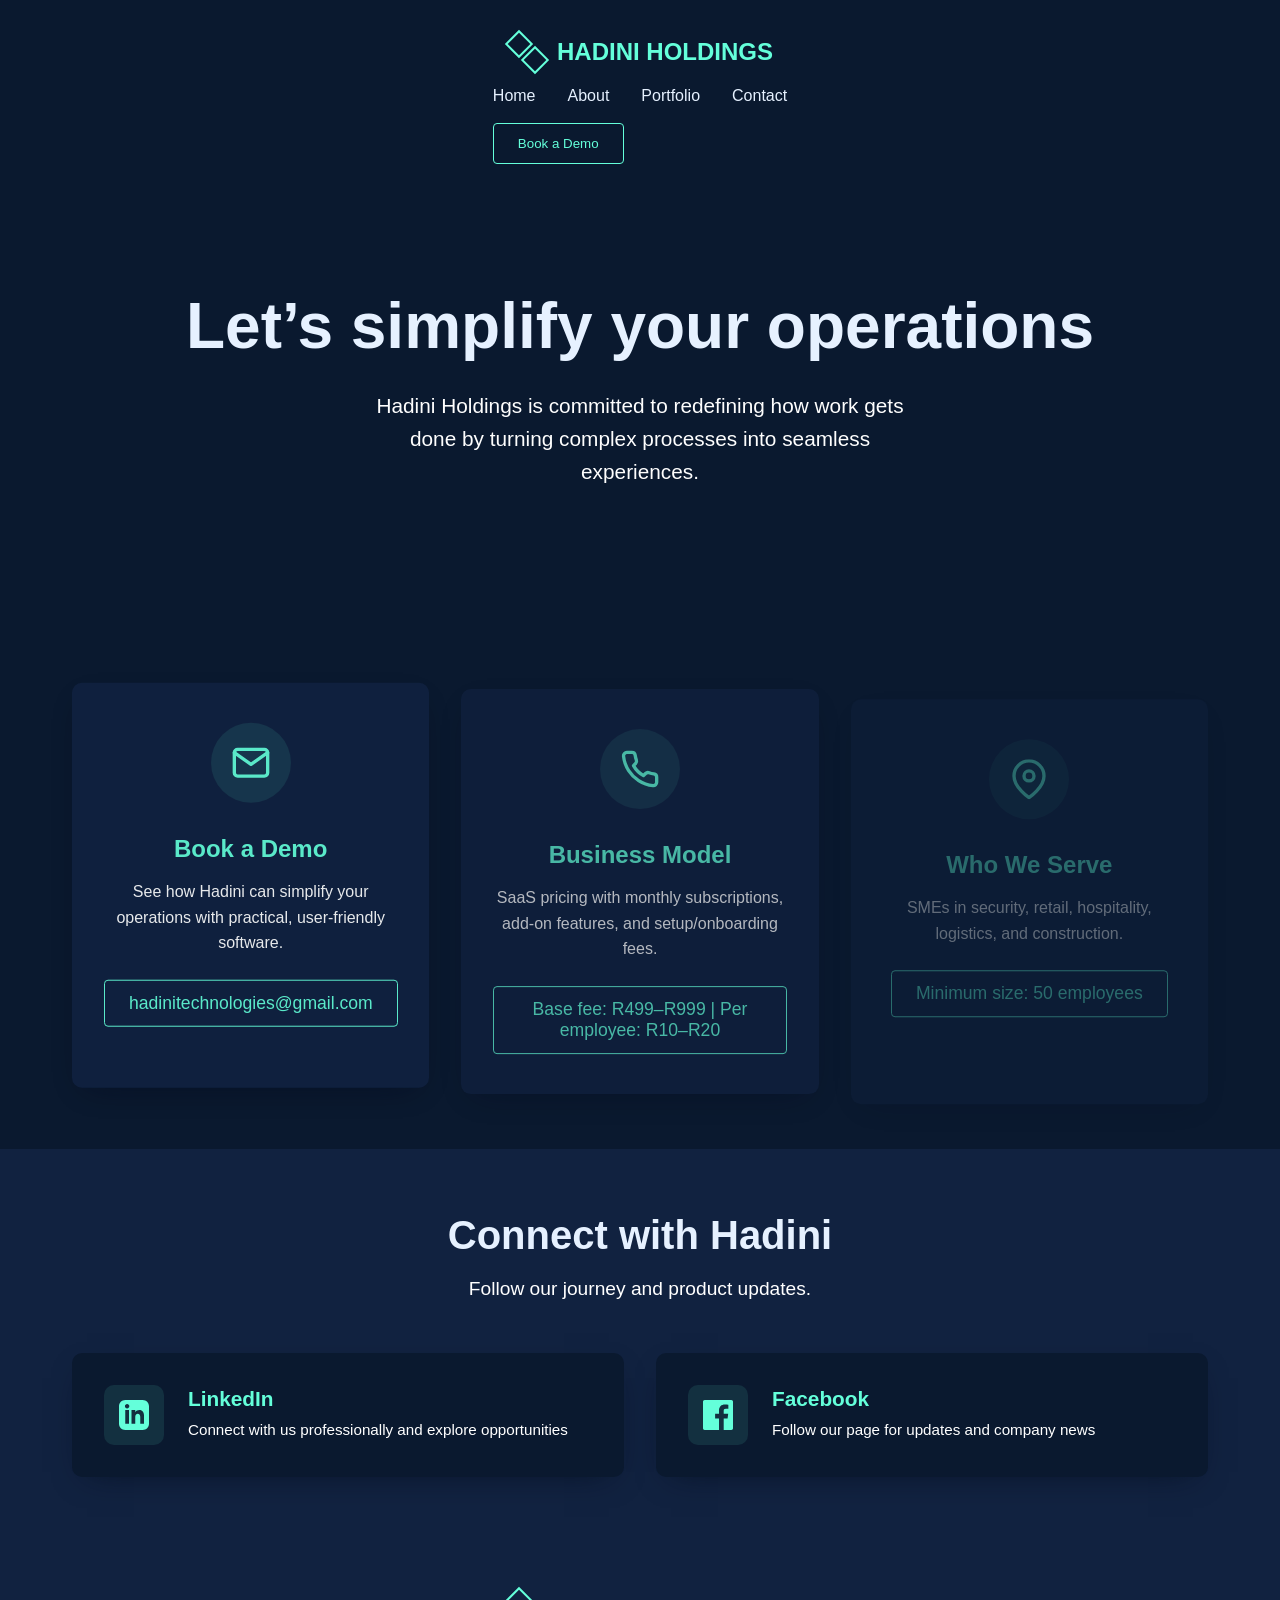
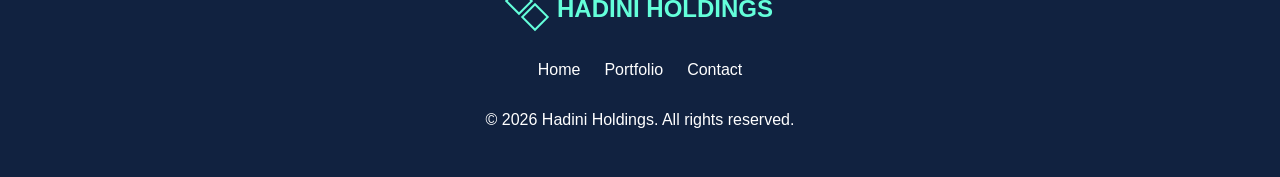
<file: Contact.html>
<!DOCTYPE html>
<html lang="en">
<head>
    <meta charset="UTF-8">
    <meta name="viewport" content="width=device-width, initial-scale=1.0">
    <title>CONTACT US | HADINI HOLDINGS</title>
    <link rel="shortcut icon" href="images/HADINI TECH LOGO.jpeg" type="image/x-icon">
    <script src="https://cdnjs.cloudflare.com/ajax/libs/gsap/3.11.4/gsap.min.js"></script>
    <link rel="stylesheet" href="Style/Contact.css">
</head>
<body>
    <div class="cursor"></div>
    <div class="cursor-dot"></div>

    <nav id="navbar">
        <div class="container">
            <!-- Mobile menu toggle button -->
            <div class="mobile-menu-toggle">
                <span></span>
                <span></span>
                <span></span>
            </div>

            <div class="logo">
                <div class="logo-icon">
                    <div class="logo-square"></div>
                    <div class="logo-square"></div>
                </div>
                HADINI HOLDINGS
            </div>
 
             <!-- Navigation links (will be hidden on mobile until toggled) -->
             <div class="nav-container">
                <ul class="nav-links">
                    <li><a href="index.html">Home</a></li>
                    <li><a href="About.html">About</a></li>
                    <li><a href="Avha Creations.html">Portfolio</a></li>
                    <li><a href="Contact.html">Contact</a></li>
                </ul>
                <br>
                <button class="cta-button"><a href="mailto:hadinitechnologies@gmail.com">Book a Demo</a></button>
            </div>
        </div>
    </nav>

    <div class="empty"></div>

    <section class="contact-hero">
        <div class="container">
            <h1>Let’s simplify your operations</h1>
            <p>Hadini Holdings is committed to redefining how work gets done by turning complex processes into seamless experiences.</p>
        </div>
    </section>

    <section class="contact-section">
        <div class="container">
            <div class="contact-grid">
                <div class="contact-card">
                    <div class="contact-icon">
                        <svg viewBox="0 0 24 24" stroke-width="2" stroke-linecap="round" stroke-linejoin="round">
                            <path d="M4 4h16c1.1 0 2 .9 2 2v12c0 1.1-.9 2-2 2H4c-1.1 0-2-.9-2-2V6c0-1.1.9-2 2-2z"></path>
                            <polyline points="22,6 12,13 2,6"></polyline>
                        </svg>
                    </div>
                    <h3>Book a Demo</h3>
                    <p>See how Hadini can simplify your operations with practical, user-friendly software.</p>
                    <a href="mailto:hadinitechnologies@gmail.com" class="contact-link">hadinitechnologies@gmail.com</a>
                </div>

                <div class="contact-card">
                    <div class="contact-icon">
                        <svg viewBox="0 0 24 24" stroke-width="2" stroke-linecap="round" stroke-linejoin="round">
                            <path d="M22 16.92v3a2 2 0 0 1-2.18 2 19.79 19.79 0 0 1-8.63-3.07 19.5 19.5 0 0 1-6-6 19.79 19.79 0 0 1-3.07-8.67A2 2 0 0 1 4.11 2h3a2 2 0 0 1 2 1.72 12.84 12.84 0 0 0 .7 2.81 2 2 0 0 1-.45 2.11L8.09 9.91a16 16 0 0 0 6 6l1.27-1.27a2 2 0 0 1 2.11-.45 12.84 12.84 0 0 0 2.81.7A2 2 0 0 1 22 16.92z"></path>
                        </svg>
                    </div>
                    <h3>Business Model</h3>
                    <p>SaaS pricing with monthly subscriptions, add-on features, and setup/onboarding fees.</p>
                    <a href="#" class="contact-link">Base fee: R499–R999 | Per employee: R10–R20</a>
                </div>

                <div class="contact-card">
                    <div class="contact-icon">
                        <svg viewBox="0 0 24 24" stroke-width="2" stroke-linecap="round" stroke-linejoin="round">
                            <path d="M21 10c0 7-9 13-9 13s-9-6-9-13a9 9 0 0 1 18 0z"></path>
                            <circle cx="12" cy="10" r="3"></circle>
                        </svg>
                    </div>
                    <h3>Who We Serve</h3>
                    <p>SMEs in security, retail, hospitality, logistics, and construction.</p>
                    <a href="#" class="contact-link">Minimum size: 50 employees</a>
                </div>
            </div>
        </div>
    </section>

    <section class="social-section">
        <div class="container">
            <div class="social-header">
                <h2>Connect with Hadini</h2>
                <p>Follow our journey and product updates.</p>
            </div>

            <div class="social-cards">
                <a href="http://linkedin.com/company/hadini-tech" target="_blank" class="social-card">
                    <div class="social-card-icon">
                        <svg viewBox="0 0 24 24">
                            <path d="M19 0h-14c-2.761 0-5 2.239-5 5v14c0 2.761 2.239 5 5 5h14c2.762 0 5-2.239 5-5v-14c0-2.761-2.238-5-5-5zm-11 19h-3v-11h3v11zm-1.5-12.268c-.966 0-1.75-.79-1.75-1.764s.784-1.764 1.75-1.764 1.75.79 1.75 1.764-.783 1.764-1.75 1.764zm13.5 12.268h-3v-5.604c0-3.368-4-3.113-4 0v5.604h-3v-11h3v1.765c1.396-2.586 7-2.777 7 2.476v6.759z"/>
                        </svg>
                    </div>
                    <div class="social-card-content">
                        <h3>LinkedIn</h3>
                        <p>Connect with us professionally and explore opportunities</p>
                    </div>
                </a>

                <a href="https://www.facebook.com/share/17pnqKXiap/?mibextid=wwXIfr" target="_blank" class="social-card">
                    <div class="social-card-icon">
                        <svg viewBox="0 0 24 24">
                            <path d="M22.675 0h-21.35c-.732 0-1.325.593-1.325 1.325v21.351c0 .731.593 1.324 1.325 1.324h11.495v-9.294h-3.128v-3.622h3.128v-2.671c0-3.1 1.893-4.788 4.659-4.788 1.325 0 2.463.099 2.795.143v3.24l-1.918.001c-1.504 0-1.795.715-1.795 1.763v2.313h3.587l-.467 3.622h-3.12v9.293h6.116c.73 0 1.323-.593 1.323-1.325v-21.35c0-.732-.593-1.325-1.325-1.325z"/>
                        </svg>
                    </div>
                    <div class="social-card-content">
                        <h3>Facebook</h3>
                        <p>Follow our page for updates and company news</p>
                    </div>
                </a>
            </div>
        </div>
    </section>

    <footer>
        <div class="container">
            <div class="footer-content">
                <div class="logo footer-logo">
                    <div class="logo-icon">
                        <div class="logo-square"></div>
                        <div class="logo-square"></div>
                    </div>
                    HADINI HOLDINGS
                </div>
                <ul class="footer-links">
                    <li><a href="index.html">Home</a></li>
                    <li><a href="Avha Creations.html">Portfolio</a></li>
                    <li><a href="Contact.html">Contact</a></li>
                </ul>
                <p class="copyright">© 2026 Hadini Holdings. All rights reserved.</p>
            </div>
        </div>
    </footer>

    <script>
        // Navbar scroll effect
        window.addEventListener('scroll', function() {
            const navbar = document.getElementById('navbar');
            if (window.scrollY > 50) {
                navbar.classList.add('scrolled');
            } else {
                navbar.classList.remove('scrolled');
            }
        });
        
        // Custom cursor
        const cursor = document.querySelector('.cursor');
        const cursorDot = document.querySelector('.cursor-dot');
        
        document.addEventListener('mousemove', function(e) {
            cursor.style.top = e.clientY + 'px';
            cursor.style.left = e.clientX + 'px';
            cursor.style.opacity = '1';
            
            cursorDot.style.top = e.clientY + 'px';
            cursorDot.style.left = e.clientX + 'px';
            cursorDot.style.opacity = '1';
        });
        
        document.addEventListener('mouseout', function() {
            cursor.style.opacity = '0';
            cursorDot.style.opacity = '0';
        });
        
        // Cursor hover effect
        const links = document.querySelectorAll('a, button');
        links.forEach(link => {
            link.addEventListener('mouseover', () => {
                cursor.style.width = '40px';
                cursor.style.height = '40px';
                cursor.style.backgroundColor = 'rgba(100, 255, 218, 0.1)';
            });
            
            link.addEventListener('mouseout', () => {
                cursor.style.width = '20px';
                cursor.style.height = '20px';
                cursor.style.backgroundColor = 'transparent';
            });
        });
        
        // Mobile menu
        document.addEventListener('DOMContentLoaded', function() {
            const mobileMenuToggle = document.querySelector('.mobile-menu-toggle');
            const navContainer = document.querySelector('.nav-container');
            const navLinks = document.querySelectorAll('.nav-links a');
            
            mobileMenuToggle.addEventListener('click', function() {
                this.classList.toggle('active');
                navContainer.classList.toggle('active');
            });
            
            navLinks.forEach(link => {
                link.addEventListener('click', function() {
                    mobileMenuToggle.classList.remove('active');
                    navContainer.classList.remove('active');
                });
            });
        });

        // GSAP Animations
        document.addEventListener('DOMContentLoaded', function() {
            // Hero animations
            gsap.to('.contact-hero h1', {
                opacity: 1,
                y: 0,
                duration: 0.8,
                delay: 0.3
            });
            
            gsap.to('.contact-hero p', {
                opacity: 1,
                y: 0,
                duration: 0.8,
                delay: 0.5
            });
            
            // Contact cards
            gsap.to('.contact-card', {
                opacity: 1,
                y: 0,
                duration: 0.8,
                stagger: 0.2,
                delay: 0.7
            });

            // Social section
            gsap.to('.social-header h2', {
                opacity: 1,
                duration: 0.8,
                scrollTrigger: {
                    trigger: '.social-section',
                    start: 'top 80%'
                }
            });

            gsap.to('.social-header p', {
                opacity: 1,
                duration: 0.8,
                delay: 0.2,
                scrollTrigger: {
                    trigger: '.social-section',
                    start: 'top 80%'
                }
            });

            gsap.to('.social-card', {
                opacity: 1,
                y: 0,
                duration: 0.8,
                stagger: 0.2,
                scrollTrigger: {
                    trigger: '.social-cards',
                    start: 'top 80%'
                }
            });
        });
    </script>
</body>
</html>
</file>
<file: Style/Contact.css>
:root {
    --primary: #0a192f;
    --secondary: #112240;
    --accent: #64ffda;
    --text: #e6f1ff;
    --text-secondary: #fff;
}

* {
    margin: 0;
    padding: 0;
    box-sizing: border-box;
    font-family: 'Segoe UI', Tahoma, Geneva, Verdana, sans-serif;
}

body {
    background-color: var(--primary);
    color: var(--text);
    overflow-x: hidden;
}

.container {
    max-width: 1200px;
    margin: 0 auto;
    padding: 0 2rem;
}

/* Navigation */
nav {
    display: flex;
    justify-content: space-between;
    align-items: center;
    padding: 2rem 0;
    position: fixed;
    width: 100%;
    top: 0;
    z-index: 100;
    transition: background-color 0.3s ease;
}

nav.scrolled {
    background-color: rgba(10, 25, 47, 0.9);
    backdrop-filter: blur(10px);
    box-shadow: 0 10px 30px -10px rgba(2, 12, 27, 0.7);
}

.logo {
    font-size: 1.5rem;
    font-weight: 700;
    color: var(--accent);
    display: flex;
    align-items: center;
    justify-content: center;
    margin-bottom: 5%;
}

.logo-icon {
    width: 40px;
    height: 40px;
    margin-right: 10px;
    position: relative;
}

.logo-square {
    position: absolute;
    width: 20px;
    height: 20px;
    border: 2px solid var(--accent);
    transform: rotate(45deg);
}

.logo-square:first-child {
    top: 2px;
    left: 2px;
}

.logo-square:last-child {
    bottom: 2px;
    right: 2px;
}

.nav-links {
    display: flex;
    gap: 2rem;
    list-style: none;
}

.nav-links a {
    color: var(--text);
    text-decoration: none;
    font-size: 1rem;
    transition: color 0.3s ease;
    position: relative;
}

.nav-links a:hover {
    color: var(--accent);
}

.nav-links a::after {
    content: '';
    position: absolute;
    bottom: -5px;
    left: 0;
    width: 0;
    height: 2px;
    background-color: var(--accent);
    transition: width 0.3s ease;
}

.nav-links a:hover::after {
    width: 100%;
}

.cta-button {
    background-color: transparent;
    color: var(--accent);
    border: 1px solid var(--accent);
    padding: 0.75rem 1.5rem;
    border-radius: 4px;
    cursor: pointer;
    transition: all 0.3s ease;
}

.cta-button:hover {
    background-color: rgba(100, 255, 218, 0.1);
    transform: translateY(-3px);
}

.cta-button a {
    text-decoration: none;
    color: var(--accent);
}

.empty {
    height: 12vh;
}

.mobile-menu-toggle {
    display: none;
    flex-direction: column;
    margin-top: 10%;
    justify-content: space-between;
    width: 30px;
    height: 21px;
    cursor: pointer;
    z-index: 1001;
}

.mobile-menu-toggle span {
    display: block;
    width: 100%;
    height: 3px;
    background-color: var(--accent);
    transition: all 0.3s ease;
}

/* Contact Hero Section */
.contact-hero {
    min-height: 40vh;
    display: flex;
    align-items: center;
    justify-content: center;
    text-align: center;
    padding: 4rem 0;
    margin-top: 100px;
}

.contact-hero h1 {
    font-size: clamp(2.5rem, 8vw, 4rem);
    font-weight: 800;
    margin-bottom: 1.5rem;
    opacity: 0;
    transform: translateY(30px);
    line-height: 1.2;
    word-wrap: break-word;
}

.contact-hero p {
    font-size: clamp(1rem, 2.5vw, 1.3rem);
    color: var(--text-secondary);
    max-width: 600px;
    margin: 0 auto;
    opacity: 0;
    transform: translateY(30px);
    padding: 0 1rem;
    line-height: 1.6;
}

/* Contact Grid */
.contact-section {
    padding: 4rem 0;
}

.contact-grid {
    display: grid;
    grid-template-columns: repeat(auto-fit, minmax(280px, 1fr));
    gap: 2rem;
    margin-top: 3rem;
}

.contact-card {
    background-color: var(--secondary);
    padding: 2.5rem 2rem;
    border-radius: 10px;
    text-align: center;
    transition: all 0.3s ease;
    box-shadow: 0 10px 30px -15px rgba(2, 12, 27, 0.7);
    opacity: 0;
    transform: translateY(30px);
}

.contact-card:hover {
    transform: translateY(-10px);
    box-shadow: 0 20px 40px -15px rgba(100, 255, 218, 0.3);
}

.contact-icon {
    width: 80px;
    height: 80px;
    margin: 0 auto 2rem;
    background: rgba(100, 255, 218, 0.1);
    border-radius: 50%;
    display: flex;
    align-items: center;
    justify-content: center;
    transition: all 0.3s ease;
}

.contact-card:hover .contact-icon {
    background: rgba(100, 255, 218, 0.2);
    transform: scale(1.1);
}

.contact-icon svg {
    width: 40px;
    height: 40px;
    stroke: var(--accent);
    fill: none;
}

.contact-card h3 {
    font-size: clamp(1.2rem, 3vw, 1.5rem);
    margin-bottom: 1rem;
    color: var(--accent);
    word-wrap: break-word;
}

.contact-card p {
    font-size: clamp(0.95rem, 2vw, 1rem);
    color: var(--text-secondary);
    margin-bottom: 1.5rem;
    line-height: 1.6;
}

.contact-link {
    display: inline-block;
    color: var(--accent);
    text-decoration: none;
    font-size: clamp(1rem, 2vw, 1.1rem);
    padding: 0.75rem 1.5rem;
    border: 1px solid var(--accent);
    border-radius: 4px;
    transition: all 0.3s ease;
    word-wrap: break-word;
}

.contact-link:hover {
    background-color: rgba(100, 255, 218, 0.1);
    transform: translateY(-2px);
}

/* Social Section */
.social-section {
    padding: 4rem 0;
    background-color: var(--secondary);
}

.social-header {
    text-align: center;
    margin-bottom: 3rem;
    padding: 0 1rem;
}

.social-header h2 {
    font-size: clamp(2rem, 5vw, 2.5rem);
    margin-bottom: 1rem;
    opacity: 0;
    word-wrap: break-word;
}

.social-header p {
    font-size: clamp(1rem, 2.5vw, 1.2rem);
    color: var(--text-secondary);
    opacity: 0;
    line-height: 1.6;
}

.social-cards {
    display: grid;
    grid-template-columns: repeat(auto-fit, minmax(280px, 1fr));
    gap: 2rem;
}

.social-card {
    background-color: var(--primary);
    padding: 2rem;
    border-radius: 10px;
    display: flex;
    align-items: center;
    gap: 1.5rem;
    transition: all 0.3s ease;
    box-shadow: 0 10px 30px -15px rgba(2, 12, 27, 0.7);
    text-decoration: none;
    opacity: 0;
    transform: translateY(30px);
}

.social-card:hover {
    transform: translateY(-5px);
    box-shadow: 0 20px 40px -15px rgba(100, 255, 218, 0.3);
}

.social-card-icon {
    width: 60px;
    height: 60px;
    background: rgba(100, 255, 218, 0.1);
    border-radius: 10px;
    display: flex;
    align-items: center;
    justify-content: center;
    flex-shrink: 0;
}

.social-card-icon svg {
    width: 30px;
    height: 30px;
    fill: var(--accent);
}

.social-card-content h3 {
    color: var(--accent);
    margin-bottom: 0.5rem;
    font-size: clamp(1.1rem, 2.5vw, 1.3rem);
    word-wrap: break-word;
}

.social-card-content p {
    color: var(--text-secondary);
    font-size: clamp(0.9rem, 1.5vw, 0.95rem);
    line-height: 1.5;
}

/* Footer */
footer {
    background-color: var(--secondary);
    padding: 3rem 0;
    text-align: center;
}

.footer-content {
    display: flex;
    flex-direction: column;
    align-items: center;
}

.footer-logo {
    margin-bottom: 2rem;
}

.footer-links {
    display: flex;
    flex-wrap: wrap;
    gap: 1.5rem;
    margin-bottom: 2rem;
    list-style: none;
    justify-content: center;
}

.footer-links a {
    color: var(--text-secondary);
    text-decoration: none;
    transition: color 0.3s ease;
    font-size: clamp(0.9rem, 1.5vw, 1rem);
}

.footer-links a:hover {
    color: var(--accent);
}

.copyright {
    color: var(--text-secondary);
    font-size: clamp(0.85rem, 1.5vw, 1rem);
}

/* Cursor */
.cursor {
    position: fixed;
    width: 20px;
    height: 20px;
    border-radius: 50%;
    background-color: transparent;
    border: 2px solid var(--accent);
    pointer-events: none;
    transform: translate(-50%, -50%);
    z-index: 9999;
    transition: width 0.3s, height 0.3s, background-color 0.3s;
    opacity: 0;
}

.cursor-dot {
    position: fixed;
    width: 6px;
    height: 6px;
    border-radius: 50%;
    background-color: var(--accent);
    pointer-events: none;
    transform: translate(-50%, -50%);
    z-index: 9999;
    opacity: 0;
}

/* Tablet Responsive */
@media (max-width: 1024px) {
    .container {
        padding: 0 1.5rem;
    }

    .contact-hero {
        margin-top: 90px;
        padding: 3rem 0;
    }

    .contact-grid,
    .social-cards {
        grid-template-columns: repeat(auto-fit, minmax(250px, 1fr));
    }

    .contact-section,
    .social-section {
        padding: 3rem 0;
    }
}

/* Mobile Responsive */
@media (max-width: 768px) {
    .container {
        padding: 0 1rem;
    }

    nav {
        padding: 1.5rem 0;
    }

    .mobile-menu-toggle {
        display: flex;
    }

    .nav-container {
        position: fixed;
        top: 0;
        right: -100%;
        width: 70%;
        height: 100vh;
        background-color: var(--primary);
        flex-direction: column;
        justify-content: center;
        align-items: center;
        transition: right 0.3s ease;
        box-shadow: -5px 0 15px rgba(0, 0, 0, 0.1);
        padding: 2rem;
        z-index: 1000;
    }

    .nav-container.active {
        right: 0;
    }

    .nav-links {
        flex-direction: column;
        align-items: center;
        margin-bottom: 2rem;
        gap: 1rem;
    }

    .nav-links li {
        margin: 0.5rem 0;
    }

    .nav-links a {
        font-size: 1.2rem;
    }

    .mobile-menu-toggle.active span:nth-child(1) {
        transform: translateY(9px) rotate(45deg);
    }

    .mobile-menu-toggle.active span:nth-child(2) {
        opacity: 0;
    }

    .mobile-menu-toggle.active span:nth-child(3) {
        transform: translateY(-9px) rotate(-45deg);
    }
    .mobile-menu-toggle {
        display: flex;
        margin-top: -5%;

    }
    
    nav {
        padding: 1rem 0;
    }
    
    nav .container {
        display: flex;
        justify-content: space-between;
        align-items: center;
        width: 100%;
    }
    .logo {
        margin-bottom: 0;
        font-size: 1.2rem;
    }

    .empty {
        height: 10vh;
    }

    .contact-hero {
        min-height: 30vh;
        margin-top: 70px;
        padding: 2.5rem 0;
    }

    .contact-section,
    .social-section {
        padding: 2.5rem 0;
    }

    .contact-grid {
        grid-template-columns: 1fr;
        gap: 1.5rem;
        margin-top: 2rem;
    }

    .contact-card {
        padding: 2rem 1.5rem;
    }

    .contact-icon {
        width: 70px;
        height: 70px;
        margin-bottom: 1.5rem;
    }

    .contact-icon svg {
        width: 35px;
        height: 35px;
    }

    .social-header {
        margin-bottom: 2rem;
    }

    .social-cards {
        grid-template-columns: 1fr;
        gap: 1.5rem;
    }

    .social-card {
        flex-direction: column;
        text-align: center;
        padding: 1.75rem;
    }

    .social-card-icon {
        width: 55px;
        height: 55px;
    }

    .social-card-icon svg {
        width: 28px;
        height: 28px;
    }

    .cta-button {
        padding: 0.6rem 1.2rem;
        font-size: 0.95rem;
    }
}

/* Small Mobile Responsive */
@media (max-width: 480px) {
    .container {
        padding: 0 1rem;
    }

    .contact-hero {
        min-height: 25vh;
        margin-top: 60px;
        padding: 2rem 0;
    }

    .contact-section,
    .social-section {
        padding: 2rem 0;
    }

    .contact-card {
        padding: 1.75rem 1.25rem;
    }

    .contact-icon {
        width: 65px;
        height: 65px;
        margin-bottom: 1.25rem;
    }

    .contact-icon svg {
        width: 32px;
        height: 32px;
    }

    .contact-link {
        padding: 0.65rem 1.25rem;
    }

    .social-card {
        padding: 1.5rem;
        gap: 1rem;
    }

    .social-card-icon {
        width: 50px;
        height: 50px;
    }

    .social-card-icon svg {
        width: 25px;
        height: 25px;
    }

    .footer-links {
        flex-direction: column;
        gap: 0.75rem;
    }

    .nav-container {
        width: 85%;
    }
}

/* Extra Small Devices */
@media (max-width: 360px) {
    .contact-hero {
        margin-top: 55px;
    }

    .contact-card {
        padding: 1.5rem 1rem;
    }

    .contact-icon {
        width: 60px;
        height: 60px;
    }

    .contact-icon svg {
        width: 30px;
        height: 30px;
    }

    .social-card {
        padding: 1.25rem;
    }
}
</file>
